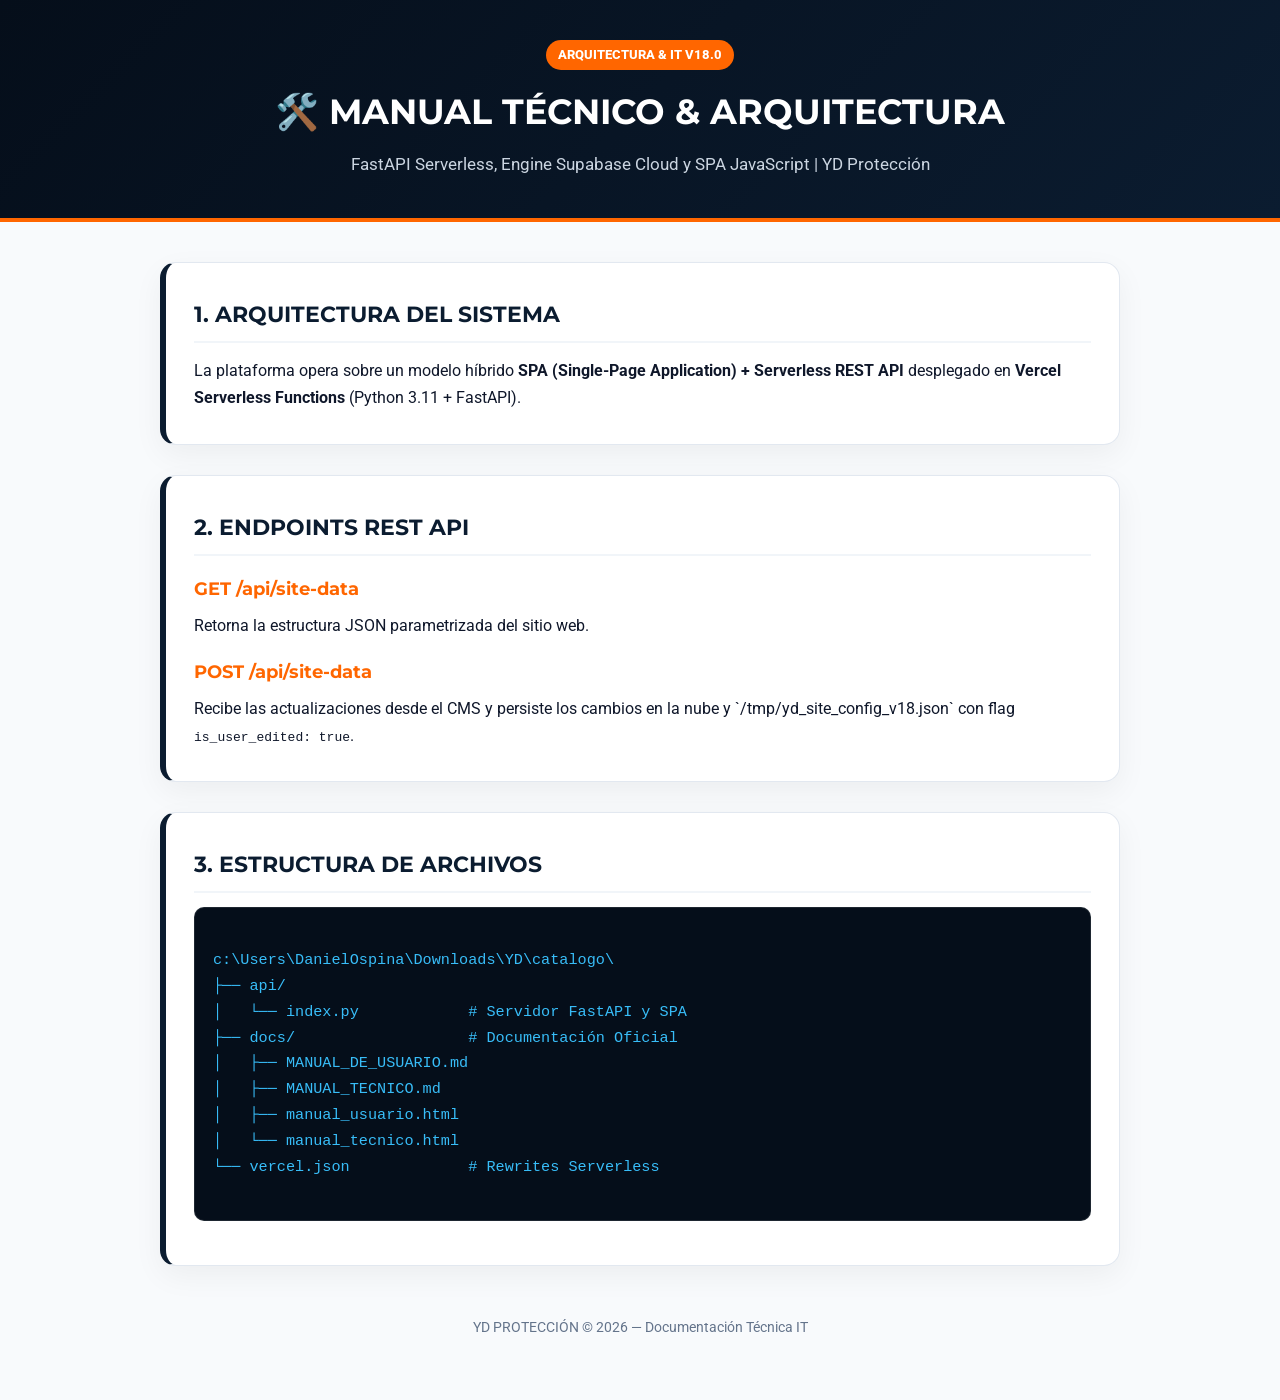
<file: docs/manual_tecnico.html>
<!DOCTYPE html>
<html lang="es">
<head>
    <meta charset="UTF-8">
    <meta name="viewport" content="width=device-width, initial-scale=1.0">
    <title>Manual Técnico | YD Protección</title>
    <link href="https://fonts.googleapis.com/css2?family=Montserrat:wght@400;600;800;900&family=Roboto:wght@300;400;700&display=swap" rel="stylesheet">
    <style>
        :root {
            --navy: #0B1C30;
            --navy-dark: #050E1A;
            --orange: #FF6600;
            --orange-light: #FF8533;
            --white: #FFFFFF;
            --light-bg: #F8FAFC;
            --text-dark: #0F172A;
            --text-muted: #64748B;
        }
        * { box-sizing: border-box; margin: 0; padding: 0; }
        body { font-family: 'Roboto', sans-serif; background: var(--light-bg); color: var(--text-dark); line-height: 1.7; padding-bottom: 60px; }
        header { background: linear-gradient(135deg, var(--navy-dark) 0%, var(--navy) 100%); color: #FFF; padding: 40px 20px; text-align: center; border-bottom: 4px solid var(--orange); }
        header h1 { font-family: 'Montserrat', sans-serif; font-size: 2.2rem; margin-bottom: 8px; color: #FFF; }
        header p { color: #CBD5E1; font-size: 1.05rem; }
        .badge { display: inline-block; background: var(--orange); color: #FFF; padding: 4px 12px; border-radius: 50px; font-weight: 800; font-size: 0.8rem; margin-bottom: 12px; text-transform: uppercase; }
        .container { max-width: 1000px; margin: 40px auto 0; padding: 0 20px; }
        .card { background: #FFF; border-radius: 16px; padding: 32px 28px; box-shadow: 0 10px 30px rgba(0,0,0,0.05); border: 1px solid #E2E8F0; margin-bottom: 30px; border-left: 6px solid var(--navy); }
        .card h2 { font-family: 'Montserrat', sans-serif; color: var(--navy); font-size: 1.4rem; margin-bottom: 14px; border-bottom: 2px solid #F1F5F9; padding-bottom: 8px; }
        .card h3 { font-family: 'Montserrat', sans-serif; color: var(--orange); font-size: 1.1rem; margin: 18px 0 8px; }
        ul, ol { padding-left: 24px; margin-bottom: 16px; }
        li { margin-bottom: 6px; }
        .code-box { background: #050E1A; color: #38BDF8; padding: 14px 18px; border-radius: 10px; font-family: monospace; font-size: 0.95rem; margin: 12px 0; border: 1px solid rgba(255,255,255,0.1); white-space: pre-wrap; }
        footer { text-align: center; color: var(--text-muted); font-size: 0.88rem; margin-top: 50px; }
    </style>
</head>
<body>
    <header>
        <div class="badge">Arquitectura & IT v18.0</div>
        <h1>🛠️ MANUAL TÉCNICO & ARQUITECTURA</h1>
        <p>FastAPI Serverless, Engine Supabase Cloud y SPA JavaScript | YD Protección</p>
    </header>

    <div class="container">
        <div class="card">
            <h2>1. ARQUITECTURA DEL SISTEMA</h2>
            <p>La plataforma opera sobre un modelo híbrido <strong>SPA (Single-Page Application) + Serverless REST API</strong> desplegado en <strong>Vercel Serverless Functions</strong> (Python 3.11 + FastAPI).</p>
        </div>

        <div class="card">
            <h2>2. ENDPOINTS REST API</h2>
            <h3>GET /api/site-data</h3>
            <p>Retorna la estructura JSON parametrizada del sitio web.</p>

            <h3>POST /api/site-data</h3>
            <p>Recibe las actualizaciones desde el CMS y persiste los cambios en la nube y `/tmp/yd_site_config_v18.json` con flag <code>is_user_edited: true</code>.</p>
        </div>

        <div class="card">
            <h2>3. ESTRUCTURA DE ARCHIVOS</h2>
            <div class="code-box">
c:\Users\DanielOspina\Downloads\YD\catalogo\
├── api/
│   └── index.py            # Servidor FastAPI y SPA
├── docs/                   # Documentación Oficial
│   ├── MANUAL_DE_USUARIO.md
│   ├── MANUAL_TECNICO.md
│   ├── manual_usuario.html
│   └── manual_tecnico.html
└── vercel.json             # Rewrites Serverless
            </div>
        </div>
    </div>

    <footer>
        YD PROTECCIÓN © 2026 — Documentación Técnica IT
    </footer>
</body>
</html>
</file>
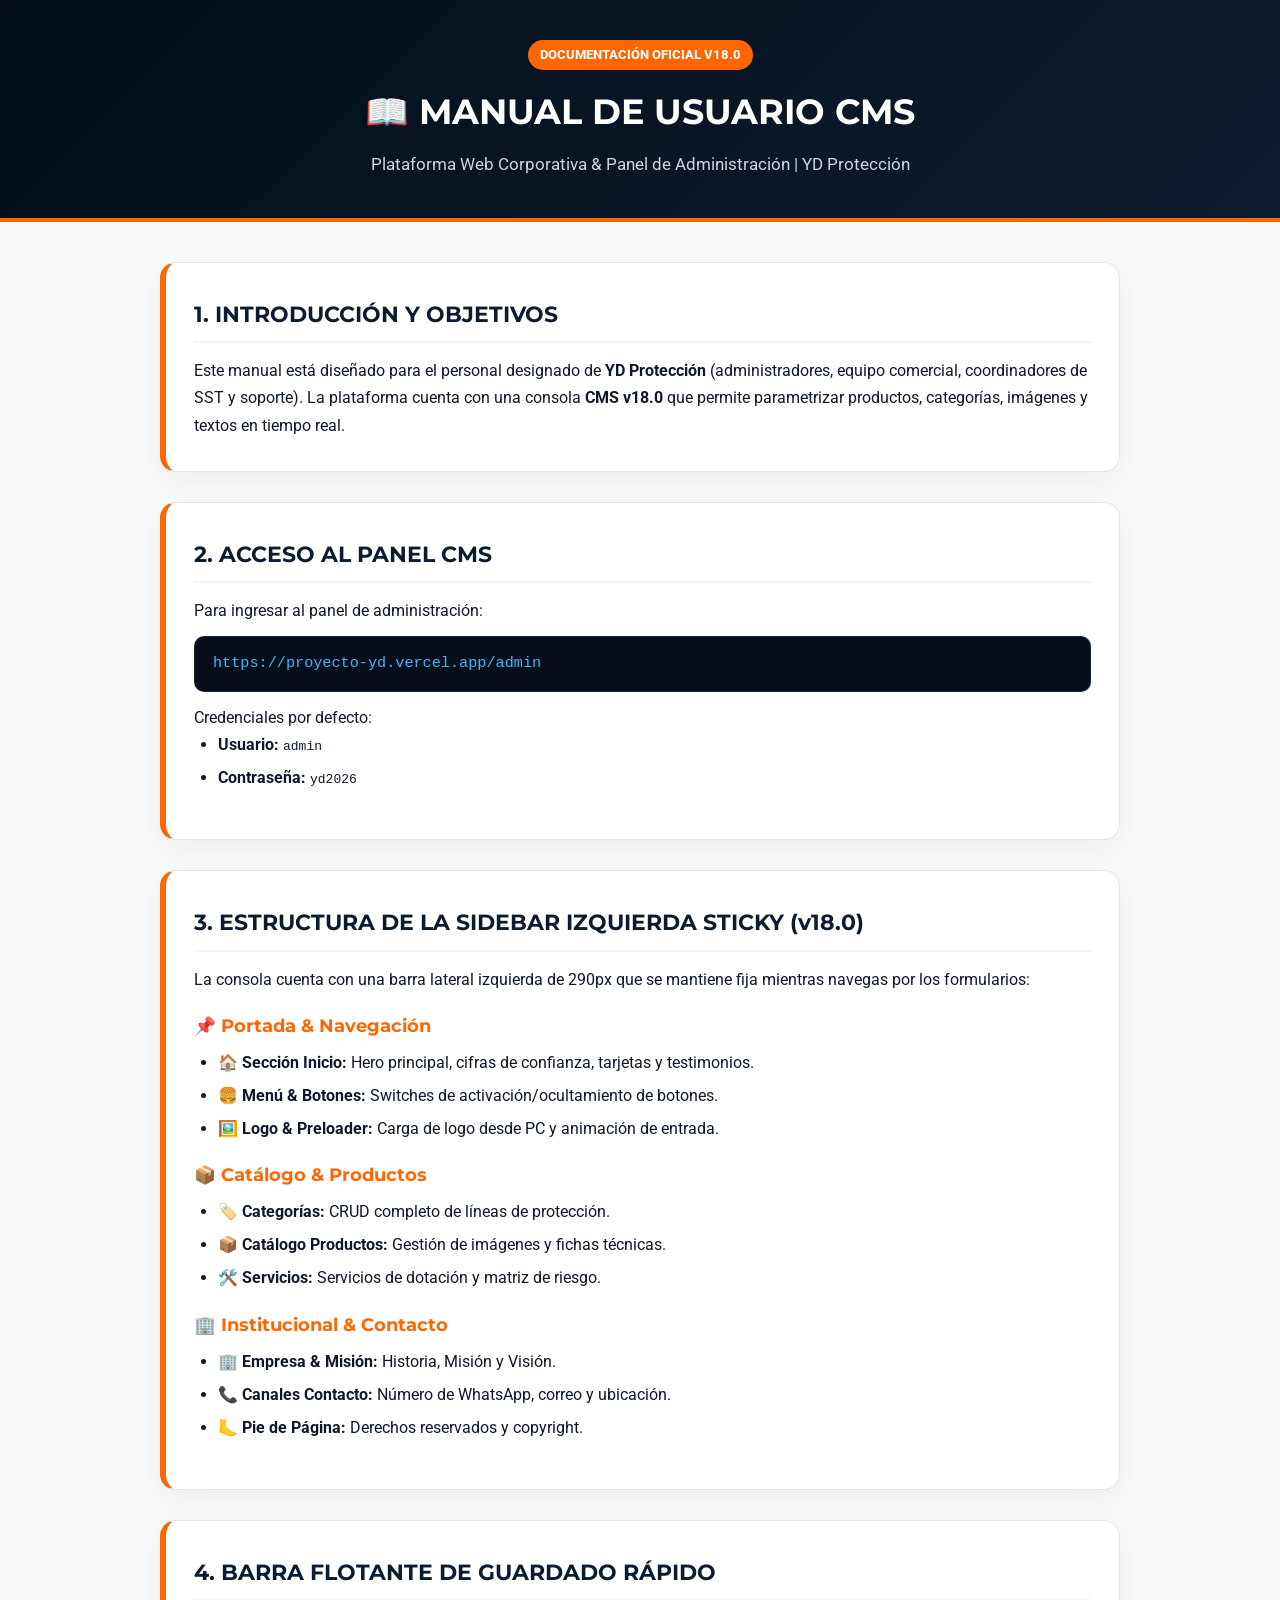
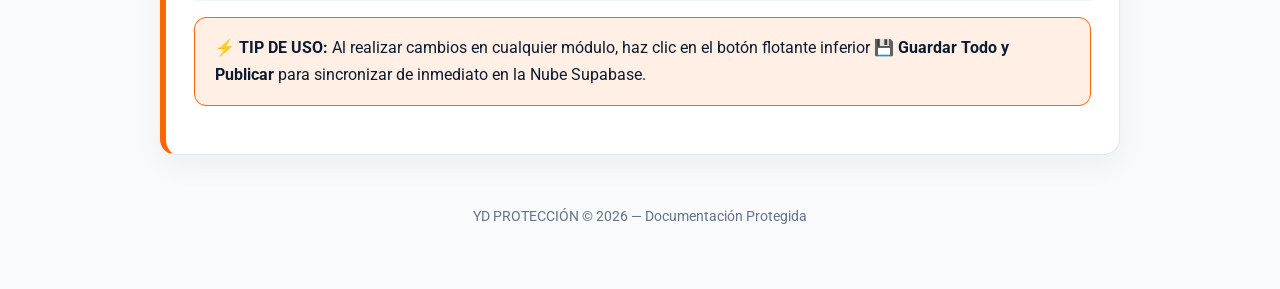
<file: docs/manual_usuario.html>
<!DOCTYPE html>
<html lang="es">
<head>
    <meta charset="UTF-8">
    <meta name="viewport" content="width=device-width, initial-scale=1.0">
    <title>Manual de Usuario | YD Protección</title>
    <link href="https://fonts.googleapis.com/css2?family=Montserrat:wght@400;600;800;900&family=Roboto:wght@300;400;700&display=swap" rel="stylesheet">
    <style>
        :root {
            --navy: #0B1C30;
            --navy-dark: #050E1A;
            --orange: #FF6600;
            --orange-light: #FF8533;
            --white: #FFFFFF;
            --light-bg: #F8FAFC;
            --text-dark: #0F172A;
            --text-muted: #64748B;
        }
        * { box-sizing: border-box; margin: 0; padding: 0; }
        body { font-family: 'Roboto', sans-serif; background: var(--light-bg); color: var(--text-dark); line-height: 1.7; padding-bottom: 60px; }
        header { background: linear-gradient(135deg, var(--navy-dark) 0%, var(--navy) 100%); color: #FFF; padding: 40px 20px; text-align: center; border-bottom: 4px solid var(--orange); }
        header h1 { font-family: 'Montserrat', sans-serif; font-size: 2.2rem; margin-bottom: 8px; color: #FFF; }
        header p { color: #CBD5E1; font-size: 1.05rem; }
        .badge { display: inline-block; background: var(--orange); color: #FFF; padding: 4px 12px; border-radius: 50px; font-weight: 800; font-size: 0.8rem; margin-bottom: 12px; text-transform: uppercase; }
        .container { max-width: 1000px; margin: 40px auto 0; padding: 0 20px; }
        .card { background: #FFF; border-radius: 16px; padding: 32px 28px; box-shadow: 0 10px 30px rgba(0,0,0,0.05); border: 1px solid #E2E8F0; margin-bottom: 30px; border-left: 6px solid var(--orange); }
        .card h2 { font-family: 'Montserrat', sans-serif; color: var(--navy); font-size: 1.4rem; margin-bottom: 14px; border-bottom: 2px solid #F1F5F9; padding-bottom: 8px; }
        .card h3 { font-family: 'Montserrat', sans-serif; color: var(--orange); font-size: 1.1rem; margin: 18px 0 8px; }
        ul, ol { padding-left: 24px; margin-bottom: 16px; }
        li { margin-bottom: 6px; }
        .code-box { background: #050E1A; color: #38BDF8; padding: 14px 18px; border-radius: 10px; font-family: monospace; font-size: 0.95rem; margin: 12px 0; border: 1px solid rgba(255,255,255,0.1); }
        .alert-box { background: rgba(255,102,0,0.1); border: 1px solid var(--orange); padding: 16px 20px; border-radius: 12px; margin: 16px 0; color: var(--navy); }
        footer { text-align: center; color: var(--text-muted); font-size: 0.88rem; margin-top: 50px; }
    </style>
</head>
<body>
    <header>
        <div class="badge">Documentación Oficial v18.0</div>
        <h1>📖 MANUAL DE USUARIO CMS</h1>
        <p>Plataforma Web Corporativa & Panel de Administración | YD Protección</p>
    </header>

    <div class="container">
        <div class="card">
            <h2>1. INTRODUCCIÓN Y OBJETIVOS</h2>
            <p>Este manual está diseñado para el personal designado de <strong>YD Protección</strong> (administradores, equipo comercial, coordinadores de SST y soporte). La plataforma cuenta con una consola <strong>CMS v18.0</strong> que permite parametrizar productos, categorías, imágenes y textos en tiempo real.</p>
        </div>

        <div class="card">
            <h2>2. ACCESO AL PANEL CMS</h2>
            <p>Para ingresar al panel de administración:</p>
            <div class="code-box">https://proyecto-yd.vercel.app/admin</div>
            <p>Credenciales por defecto:</p>
            <ul>
                <li><strong>Usuario:</strong> <code>admin</code></li>
                <li><strong>Contraseña:</strong> <code>yd2026</code></li>
            </ul>
        </div>

        <div class="card">
            <h2>3. ESTRUCTURA DE LA SIDEBAR IZQUIERDA STICKY (v18.0)</h2>
            <p>La consola cuenta con una barra lateral izquierda de 290px que se mantiene fija mientras navegas por los formularios:</p>
            <h3>📌 Portada & Navegación</h3>
            <ul>
                <li><strong>🏠 Sección Inicio:</strong> Hero principal, cifras de confianza, tarjetas y testimonios.</li>
                <li><strong>🍔 Menú & Botones:</strong> Switches de activación/ocultamiento de botones.</li>
                <li><strong>🖼️ Logo & Preloader:</strong> Carga de logo desde PC y animación de entrada.</li>
            </ul>
            <h3>📦 Catálogo & Productos</h3>
            <ul>
                <li><strong>🏷️ Categorías:</strong> CRUD completo de líneas de protección.</li>
                <li><strong>📦 Catálogo Productos:</strong> Gestión de imágenes y fichas técnicas.</li>
                <li><strong>🛠️ Servicios:</strong> Servicios de dotación y matriz de riesgo.</li>
            </ul>
            <h3>🏢 Institucional & Contacto</h3>
            <ul>
                <li><strong>🏢 Empresa & Misión:</strong> Historia, Misión y Visión.</li>
                <li><strong>📞 Canales Contacto:</strong> Número de WhatsApp, correo y ubicación.</li>
                <li><strong>🦶 Pie de Página:</strong> Derechos reservados y copyright.</li>
            </ul>
        </div>

        <div class="card">
            <h2>4. BARRA FLOTANTE DE GUARDADO RÁPIDO</h2>
            <div class="alert-box">
                <strong>⚡ TIP DE USO:</strong> Al realizar cambios en cualquier módulo, haz clic en el botón flotante inferior <strong>💾 Guardar Todo y Publicar</strong> para sincronizar de inmediato en la Nube Supabase.
            </div>
        </div>
    </div>

    <footer>
        YD PROTECCIÓN © 2026 — Documentación Protegida
    </footer>
</body>
</html>
</file>
